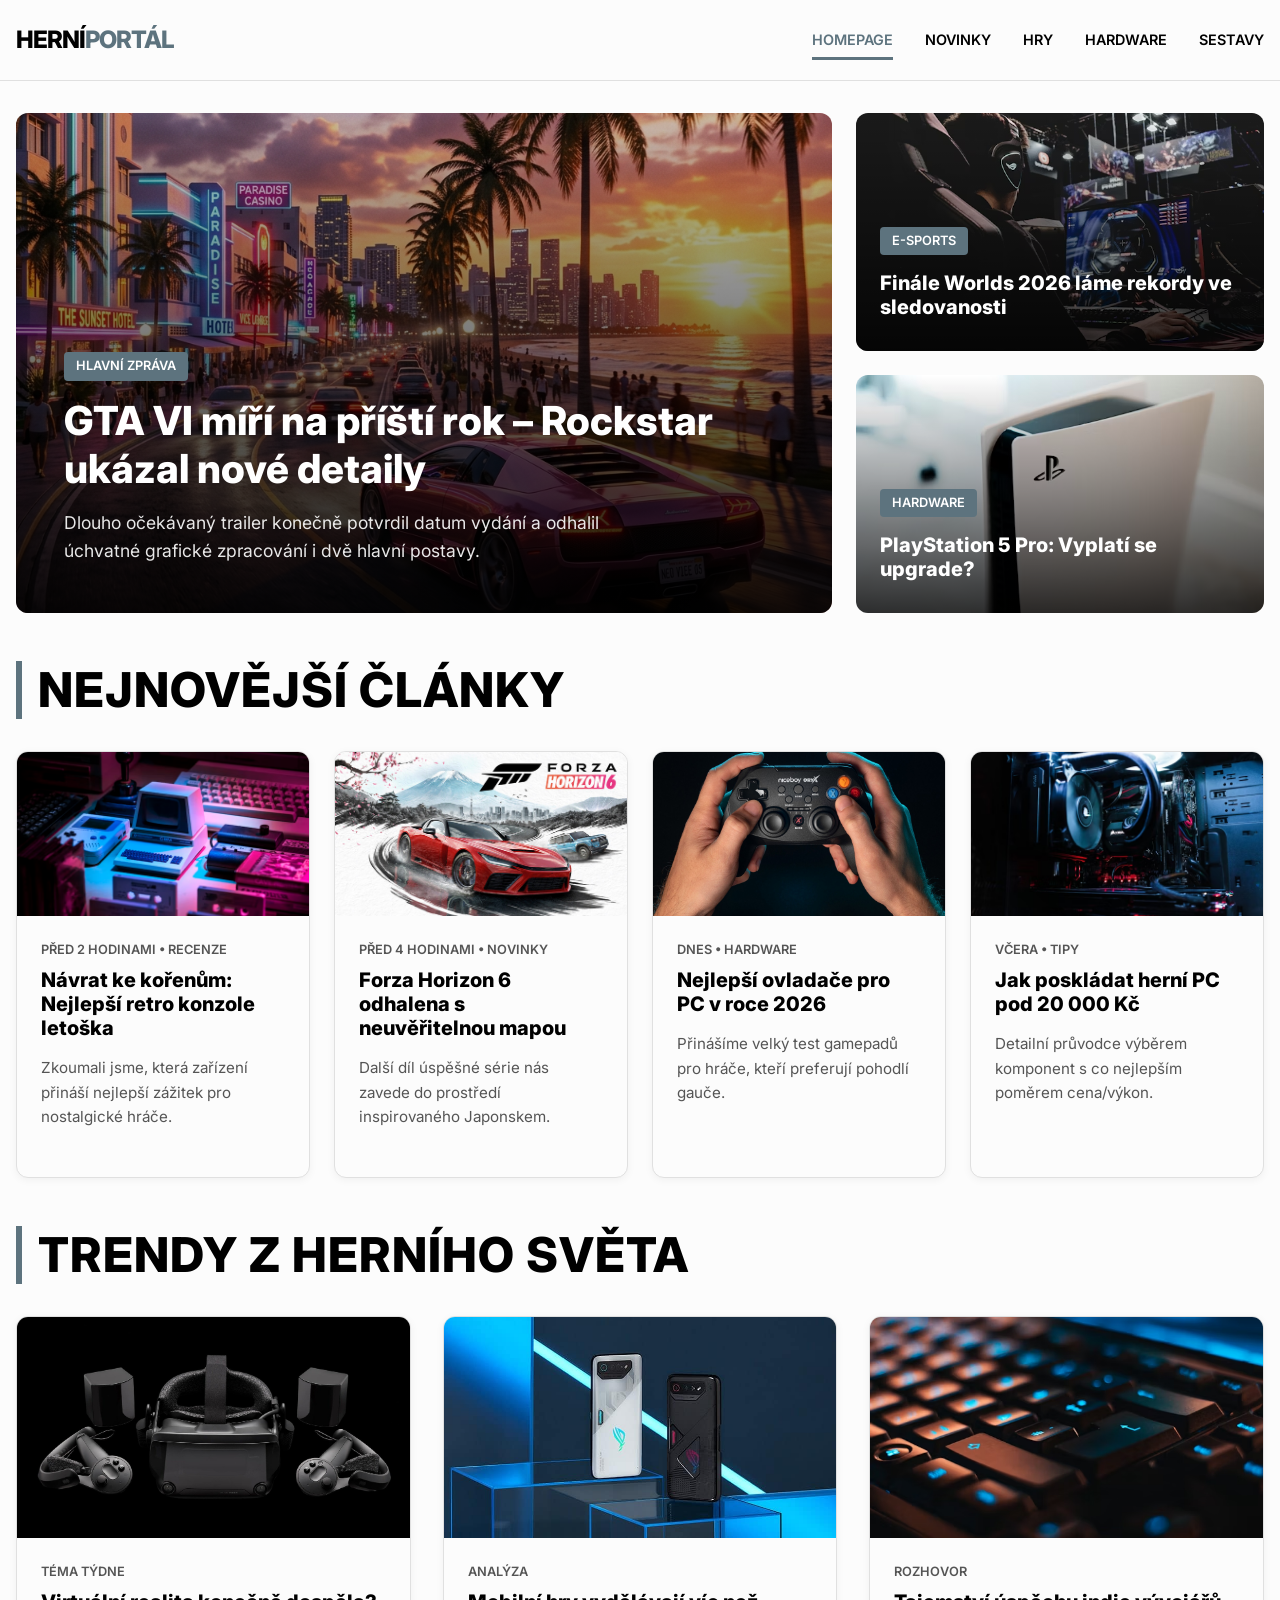
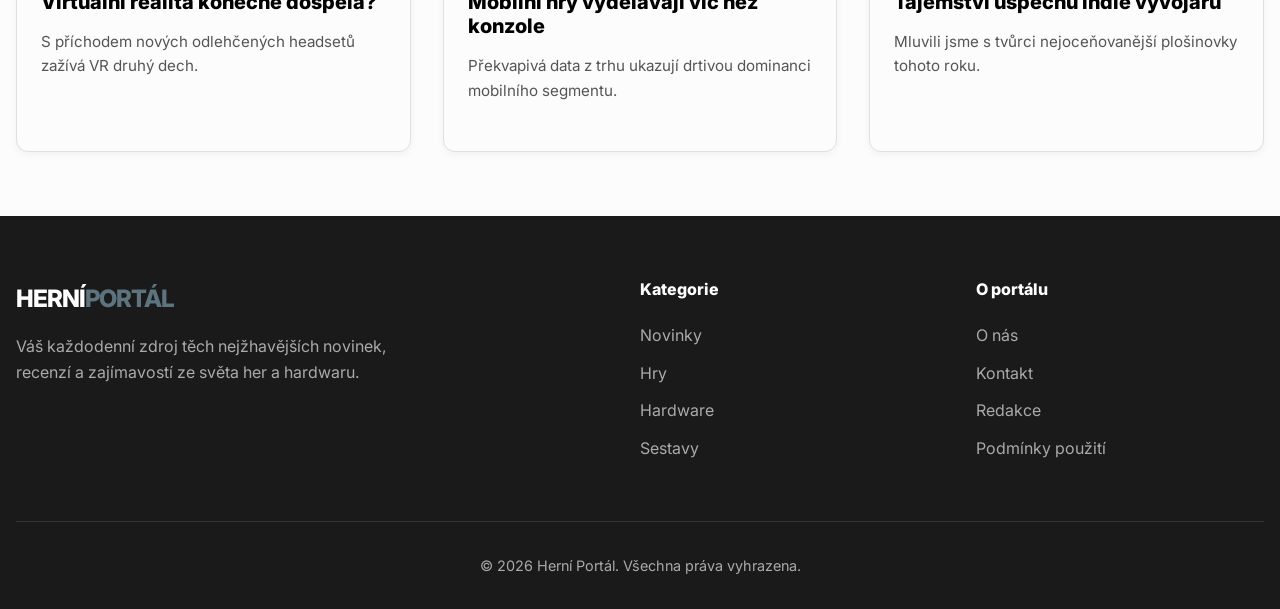
<file: index.html>
<!DOCTYPE html>
<html lang="cs">

<head>
  <meta charset="UTF-8">
  <meta name="viewport" content="width=device-width, initial-scale=1.0">
  <title>Herní portál – Novinky a informace | Homepage</title>
  <meta name="description"
    content="Nejnovější zprávy ze světa her a hardwaru, recenze, doporučené sestavy a mnohem více.">
  <link rel="icon" href="data:image/svg+xml,<svg xmlns=%22http://www.w3.org/2000/svg%22 viewBox=%220 0 100 100%22><text y=%22.9em%22 font-size=%2290%22>🎮</text></svg>">
  <link rel="stylesheet" href="style.css">
</head>

<body>

  <!-- Header -->
  <header class="site-header">
    <div class="container nav-container">
      <a href="index.html" class="logo">Herní<span>Portál</span></a>

      <input type="checkbox" id="menu-toggle" class="menu-toggle">
      <label for="menu-toggle" class="menu-icon">&#9776;</label>

      <nav class="nav-links">
        <a href="index.html" class="active">Homepage</a>
        <a href="novinky.html">Novinky</a>
        <a href="hry.html">Hry</a>
        <a href="hardware.html">Hardware</a>
        <a href="sestavy.html">Sestavy</a>
      </nav>
    </div>
  </header>

  <main class="container">
    <!-- Hero Section -->
    <section class="hero">
      <a href="#" class="hero-main">
        <img src="obrazky/gta6.png" alt="Město za soumraku evokující GTA">
        <div class="hero-content">
          <span class="badge">Hlavní zpráva</span>
          <h2>GTA VI míří na příští rok – Rockstar ukázal nové detaily</h2>
          <p>Dlouho očekávaný trailer konečně potvrdil datum vydání a odhalil úchvatné grafické zpracování i dvě hlavní
            postavy.</p>
        </div>
      </a>

      <div class="hero-side">
        <a href="#" class="hero-side-card">
          <img src="obrazky/profihrac.avif" alt="E-sports turnaj">
          <div class="hero-side-content">
            <span class="badge">E-Sports</span>
            <h3>Finále Worlds 2026 láme rekordy ve sledovanosti</h3>
          </div>
        </a>
        <a href="#" class="hero-side-card">
          <img src="obrazky/psko.avif" alt="Herní konzole">
          <div class="hero-side-content">
            <span class="badge">Hardware</span>
            <h3>PlayStation 5 Pro: Vyplatí se upgrade?</h3>
          </div>
        </a>
      </div>
    </section>

    <!-- Nejnovější články -->
    <section>
      <h2 class="section-title">Nejnovější články</h2>
      <div class="grid-4">

        <article class="card">
          <a href="#" class="card-img-wrap">
            <img src="obrazky/óldconsoles.avif" alt="Retro hraní">
          </a>
          <div class="card-content">
            <div class="card-meta">Před 2 hodinami • Recenze</div>
            <h3 class="card-title"><a href="#">Návrat ke kořenům: Nejlepší retro konzole letoška</a></h3>
            <p class="card-excerpt">Zkoumali jsme, která zařízení přináší nejlepší zážitek pro nostalgické hráče.</p>
          </div>
        </article>

        <article class="card">
          <a href="#" class="card-img-wrap">
            <img src="obrazky/forza.jpg" alt="Závodní hra">
          </a>
          <div class="card-content">
            <div class="card-meta">Před 4 hodinami • Novinky</div>
            <h3 class="card-title"><a href="#">Forza Horizon 6 odhalena s neuvěřitelnou mapou</a></h3>
            <p class="card-excerpt">Další díl úspěšné série nás zavede do prostředí inspirovaného Japonskem.</p>
          </div>
        </article>

        <article class="card">
          <a href="#" class="card-img-wrap">
            <img src="obrazky/gamepadpc.jpg" alt="Gamepad">
          </a>
          <div class="card-content">
            <div class="card-meta">Dnes • Hardware</div>
            <h3 class="card-title"><a href="#">Nejlepší ovladače pro PC v roce 2026</a></h3>
            <p class="card-excerpt">Přinášíme velký test gamepadů pro hráče, kteří preferují pohodlí gauče.</p>
          </div>
        </article>

        <article class="card">
          <a href="#" class="card-img-wrap">
            <img src="obrazky/pc.avif" alt="Herní PC sestava">
          </a>
          <div class="card-content">
            <div class="card-meta">Včera • Tipy</div>
            <h3 class="card-title"><a href="#">Jak poskládat herní PC pod 20 000 Kč</a></h3>
            <p class="card-excerpt">Detailní průvodce výběrem komponent s co nejlepším poměrem cena/výkon.</p>
          </div>
        </article>

      </div>
    </section>

    <!-- Trendy sekce -->
    <section>
      <h2 class="section-title">Trendy z herního světa</h2>
      <div class="grid-3">
        <article class="card">
          <a href="#" class="card-img-wrap">
            <img src="obrazky/vrheadset2.jpg" alt="Virtuální realita">
          </a>
          <div class="card-content">
            <div class="card-meta">Téma týdne</div>
            <h3 class="card-title"><a href="#">Virtuální realita konečně dospěla?</a></h3>
            <p class="card-excerpt">S příchodem nových odlehčených headsetů zažívá VR druhý dech.</p>
          </div>
        </article>

        <article class="card">
          <a href="#" class="card-img-wrap">
            <img src="obrazky/asusmobile.jpg" alt="Hraní na mobilu">
          </a>
          <div class="card-content">
            <div class="card-meta">Analýza</div>
            <h3 class="card-title"><a href="#">Mobilní hry vydělávají víc než konzole</a></h3>
            <p class="card-excerpt">Překvapivá data z trhu ukazují drtivou dominanci mobilního segmentu.</p>
          </div>
        </article>

        <article class="card">
          <a href="#" class="card-img-wrap">
            <img src="obrazky/klavesnice2.avif" alt="Retro arkádový automat">
          </a>
          <div class="card-content">
            <div class="card-meta">Rozhovor</div>
            <h3 class="card-title"><a href="#">Tajemství úspěchu indie vývojářů</a></h3>
            <p class="card-excerpt">Mluvili jsme s tvůrci nejoceňovanější plošinovky tohoto roku.</p>
          </div>
        </article>
      </div>
    </section>

  </main>

  <!-- Footer -->
  <footer class="site-footer">
    <div class="container">
      <div class="footer-grid">
        <div>
          <a href="index.html" class="logo footer-logo">Herní<span>Portál</span></a>
          <p class="footer-desc">Váš každodenní zdroj těch nejžhavějších novinek, recenzí a zajímavostí ze světa her a
            hardwaru.</p>
        </div>
        <div class="footer-links">
          <h4>Kategorie</h4>
          <ul>
            <li><a href="novinky.html">Novinky</a></li>
            <li><a href="hry.html">Hry</a></li>
            <li><a href="hardware.html">Hardware</a></li>
            <li><a href="sestavy.html">Sestavy</a></li>
          </ul>
        </div>
        <div class="footer-links">
          <h4>O portálu</h4>
          <ul>
            <li><a href="#">O nás</a></li>
            <li><a href="#">Kontakt</a></li>
            <li><a href="#">Redakce</a></li>
            <li><a href="#">Podmínky použití</a></li>
          </ul>
        </div>
      </div>
      <div class="footer-bottom">
        &copy; 2026 Herní Portál. Všechna práva vyhrazena.
      </div>
    </div>
  </footer>

</body>

</html>
</file>
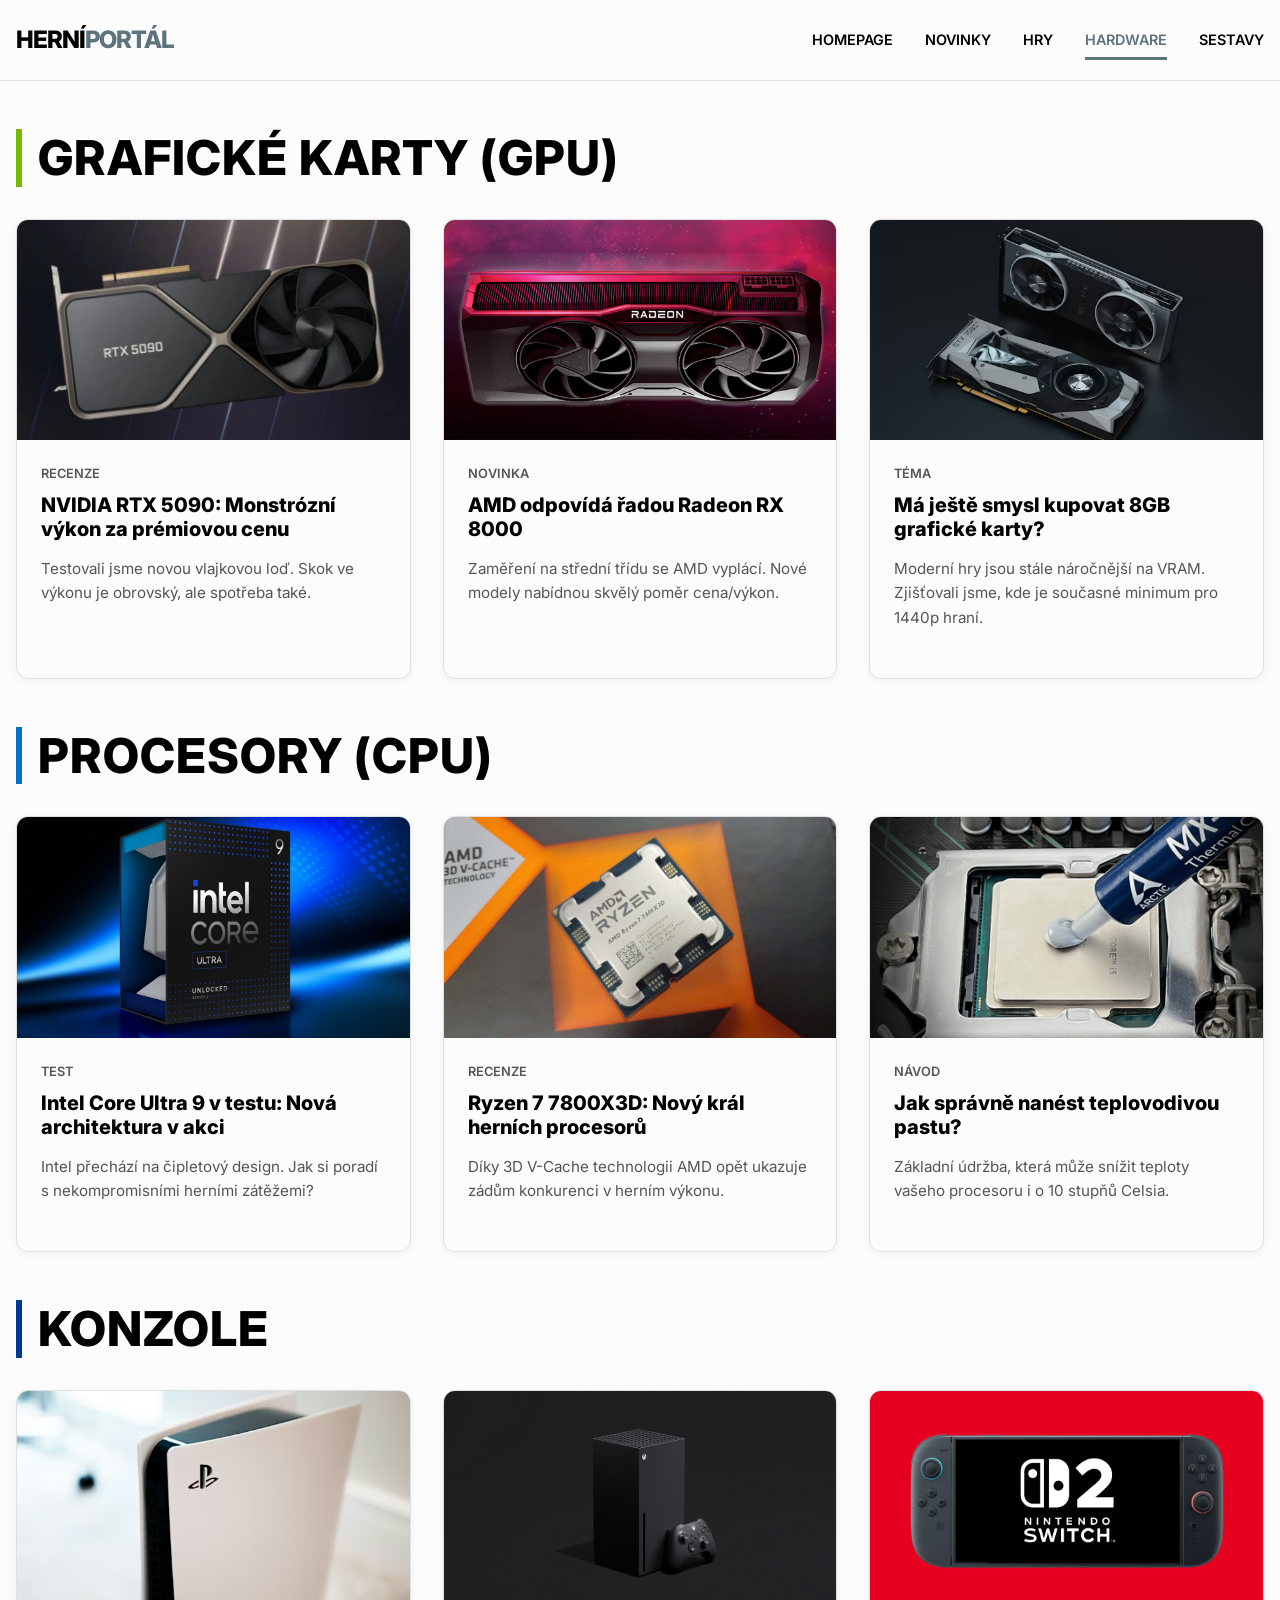
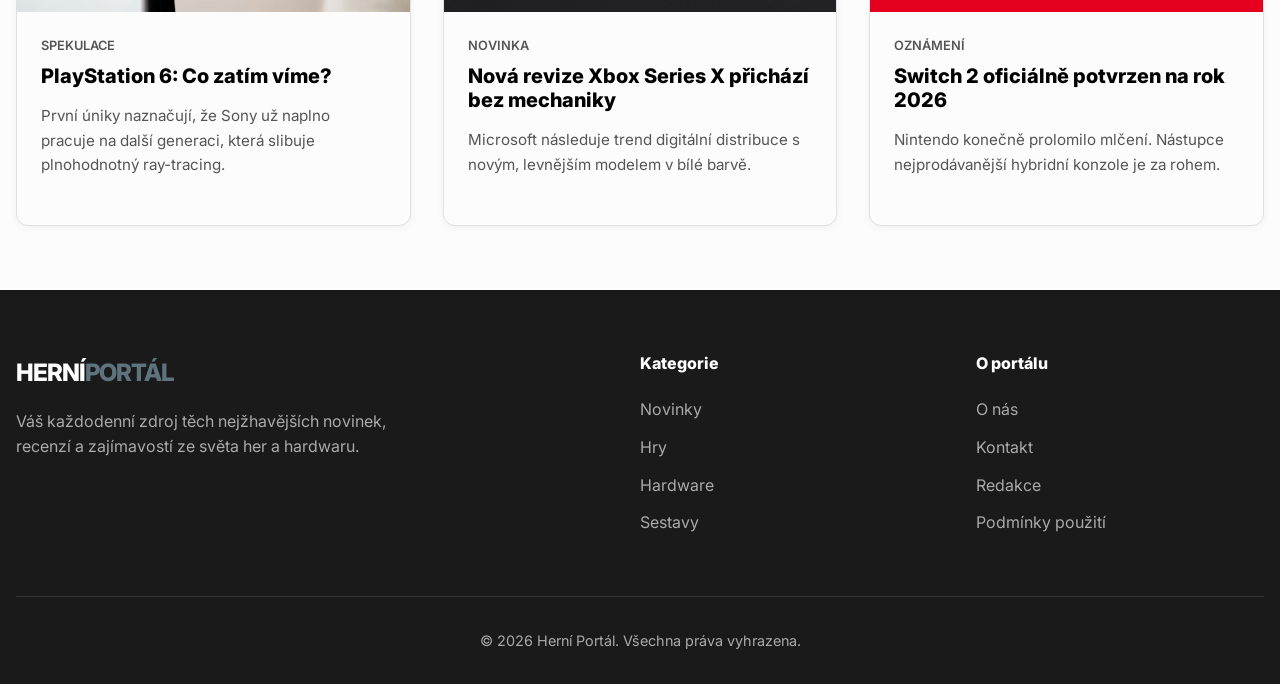
<file: hardware.html>
<!DOCTYPE html>
<html lang="cs">

<head>
  <meta charset="UTF-8">
  <meta name="viewport" content="width=device-width, initial-scale=1.0">
  <title>Hardware | Herní portál</title>
  <meta name="description" content="Vše o herním hardwaru: grafické karty, procesory a konzole.">
  <link rel="icon" href="data:image/svg+xml,<svg xmlns=%22http://www.w3.org/2000/svg%22 viewBox=%220 0 100 100%22><text y=%22.9em%22 font-size=%2290%22>🎮</text></svg>">
  <link rel="stylesheet" href="style.css">
</head>

<body>

  <!-- Header -->
  <header class="site-header">
    <div class="container nav-container">
      <a href="index.html" class="logo">Herní<span>Portál</span></a>

      <input type="checkbox" id="menu-toggle" class="menu-toggle">
      <label for="menu-toggle" class="menu-icon">&#9776;</label>

      <nav class="nav-links">
        <a href="index.html">Homepage</a>
        <a href="novinky.html">Novinky</a>
        <a href="hry.html">Hry</a>
        <a href="hardware.html" class="active">Hardware</a>
        <a href="sestavy.html">Sestavy</a>
      </nav>
    </div>
  </header>

  <main class="container">

    <div class="grid-hardware">

      <!-- GPU Section -->
      <section>
        <h2 class="section-title" style="margin-top: 0; border-color: #76b900;">Grafické karty (GPU)</h2>
        <div class="grid-3">
          <article class="card">
            <a href="#" class="card-img-wrap">
              <img src="obrazky/5090.jpg" alt="Grafická karta Nvidia">
            </a>
            <div class="card-content">
              <div class="card-meta">Recenze</div>
              <h3 class="card-title"><a href="#">NVIDIA RTX 5090: Monstrózní výkon za prémiovou cenu</a></h3>
              <p class="card-excerpt">Testovali jsme novou vlajkovou loď. Skok ve výkonu je obrovský, ale spotřeba také.
              </p>
            </div>
          </article>
          <article class="card">
            <a href="#" class="card-img-wrap">
              <img src="obrazky/AMD.png" alt="Grafická karta AMD">
            </a>
            <div class="card-content">
              <div class="card-meta">Novinka</div>
              <h3 class="card-title"><a href="#">AMD odpovídá řadou Radeon RX 8000</a></h3>
              <p class="card-excerpt">Zaměření na střední třídu se AMD vyplácí. Nové modely nabídnou skvělý poměr
                cena/výkon.</p>
            </div>
          </article>
          <article class="card">
            <a href="#" class="card-img-wrap">
              <img src="obrazky/graficka karta.avif" alt="Základní deska a GPU">
            </a>
            <div class="card-content">
              <div class="card-meta">Téma</div>
              <h3 class="card-title"><a href="#">Má ještě smysl kupovat 8GB grafické karty?</a></h3>
              <p class="card-excerpt">Moderní hry jsou stále náročnější na VRAM. Zjišťovali jsme, kde je současné
                minimum pro 1440p hraní.</p>
            </div>
          </article>
        </div>
      </section>

      <!-- CPU Section -->
      <section>
        <h2 class="section-title" style="margin-top: 0; border-color: #0071c5;">Procesory (CPU)</h2>
        <div class="grid-3">
          <article class="card">
            <a href="#" class="card-img-wrap">
              <img src="obrazky/intel.jpg" alt="Procesor">
            </a>
            <div class="card-content">
              <div class="card-meta">Test</div>
              <h3 class="card-title"><a href="#">Intel Core Ultra 9 v testu: Nová architektura v akci</a></h3>
              <p class="card-excerpt">Intel přechází na čipletový design. Jak si poradí s nekompromisními herními
                zátěžemi?</p>
            </div>
          </article>
          <article class="card">
            <a href="#" class="card-img-wrap">
              <img src="obrazky/amdcpu.jpg" alt="Chlazení procesoru">
            </a>
            <div class="card-content">
              <div class="card-meta">Recenze</div>
              <h3 class="card-title"><a href="#">Ryzen 7 7800X3D: Nový král herních procesorů</a></h3>
              <p class="card-excerpt">Díky 3D V-Cache technologii AMD opět ukazuje zádům konkurenci v herním výkonu.</p>
            </div>
          </article>
          <article class="card">
            <a href="#" class="card-img-wrap">
              <img src="obrazky/thermalpaste.webp" alt="Teplovodivá pasta">
            </a>
            <div class="card-content">
              <div class="card-meta">Návod</div>
              <h3 class="card-title"><a href="#">Jak správně nanést teplovodivou pastu?</a></h3>
              <p class="card-excerpt">Základní údržba, která může snížit teploty vašeho procesoru i o 10 stupňů Celsia.
              </p>
            </div>
          </article>
        </div>
      </section>

      <!-- Konzole Section -->
      <section>
        <h2 class="section-title" style="margin-top: 0; border-color: #003791;">Konzole</h2>
        <div class="grid-3">
          <article class="card">
            <a href="#" class="card-img-wrap">
              <img src="obrazky/psko.avif" alt="PS5 Konzole">
            </a>
            <div class="card-content">
              <div class="card-meta">Spekulace</div>
              <h3 class="card-title"><a href="#">PlayStation 6: Co zatím víme?</a></h3>
              <p class="card-excerpt">První úniky naznačují, že Sony už naplno pracuje na další generaci, která slibuje
                plnohodnotný ray-tracing.</p>
            </div>
          </article>
          <article class="card">
            <a href="#" class="card-img-wrap">
              <img src="obrazky/xbox.jpg" alt="Xbox Ovladač">
            </a>
            <div class="card-content">
              <div class="card-meta">Novinka</div>
              <h3 class="card-title"><a href="#">Nová revize Xbox Series X přichází bez mechaniky</a></h3>
              <p class="card-excerpt">Microsoft následuje trend digitální distribuce s novým, levnějším modelem v bílé
                barvě.</p>
            </div>
          </article>
          <article class="card">
            <a href="#" class="card-img-wrap">
              <img src="obrazky/switch2.webp" alt="Nintendo Switch">
            </a>
            <div class="card-content">
              <div class="card-meta">Oznámení</div>
              <h3 class="card-title"><a href="#">Switch 2 oficiálně potvrzen na rok 2026</a></h3>
              <p class="card-excerpt">Nintendo konečně prolomilo mlčení. Nástupce nejprodávanější hybridní konzole je za
                rohem.</p>
            </div>
          </article>
        </div>
      </section>

    </div>
  </main>

  <!-- Footer -->
  <footer class="site-footer">
    <div class="container">
      <div class="footer-grid">
        <div>
          <a href="index.html" class="logo footer-logo">Herní<span>Portál</span></a>
          <p class="footer-desc">Váš každodenní zdroj těch nejžhavějších novinek, recenzí a zajímavostí ze světa her a
            hardwaru.</p>
        </div>
        <div class="footer-links">
          <h4>Kategorie</h4>
          <ul>
            <li><a href="novinky.html">Novinky</a></li>
            <li><a href="hry.html">Hry</a></li>
            <li><a href="hardware.html">Hardware</a></li>
            <li><a href="sestavy.html">Sestavy</a></li>
          </ul>
        </div>
        <div class="footer-links">
          <h4>O portálu</h4>
          <ul>
            <li><a href="#">O nás</a></li>
            <li><a href="#">Kontakt</a></li>
            <li><a href="#">Redakce</a></li>
            <li><a href="#">Podmínky použití</a></li>
          </ul>
        </div>
      </div>
      <div class="footer-bottom">
        &copy; 2026 Herní Portál. Všechna práva vyhrazena.
      </div>
    </div>
  </footer>

</body>

</html>
</file>
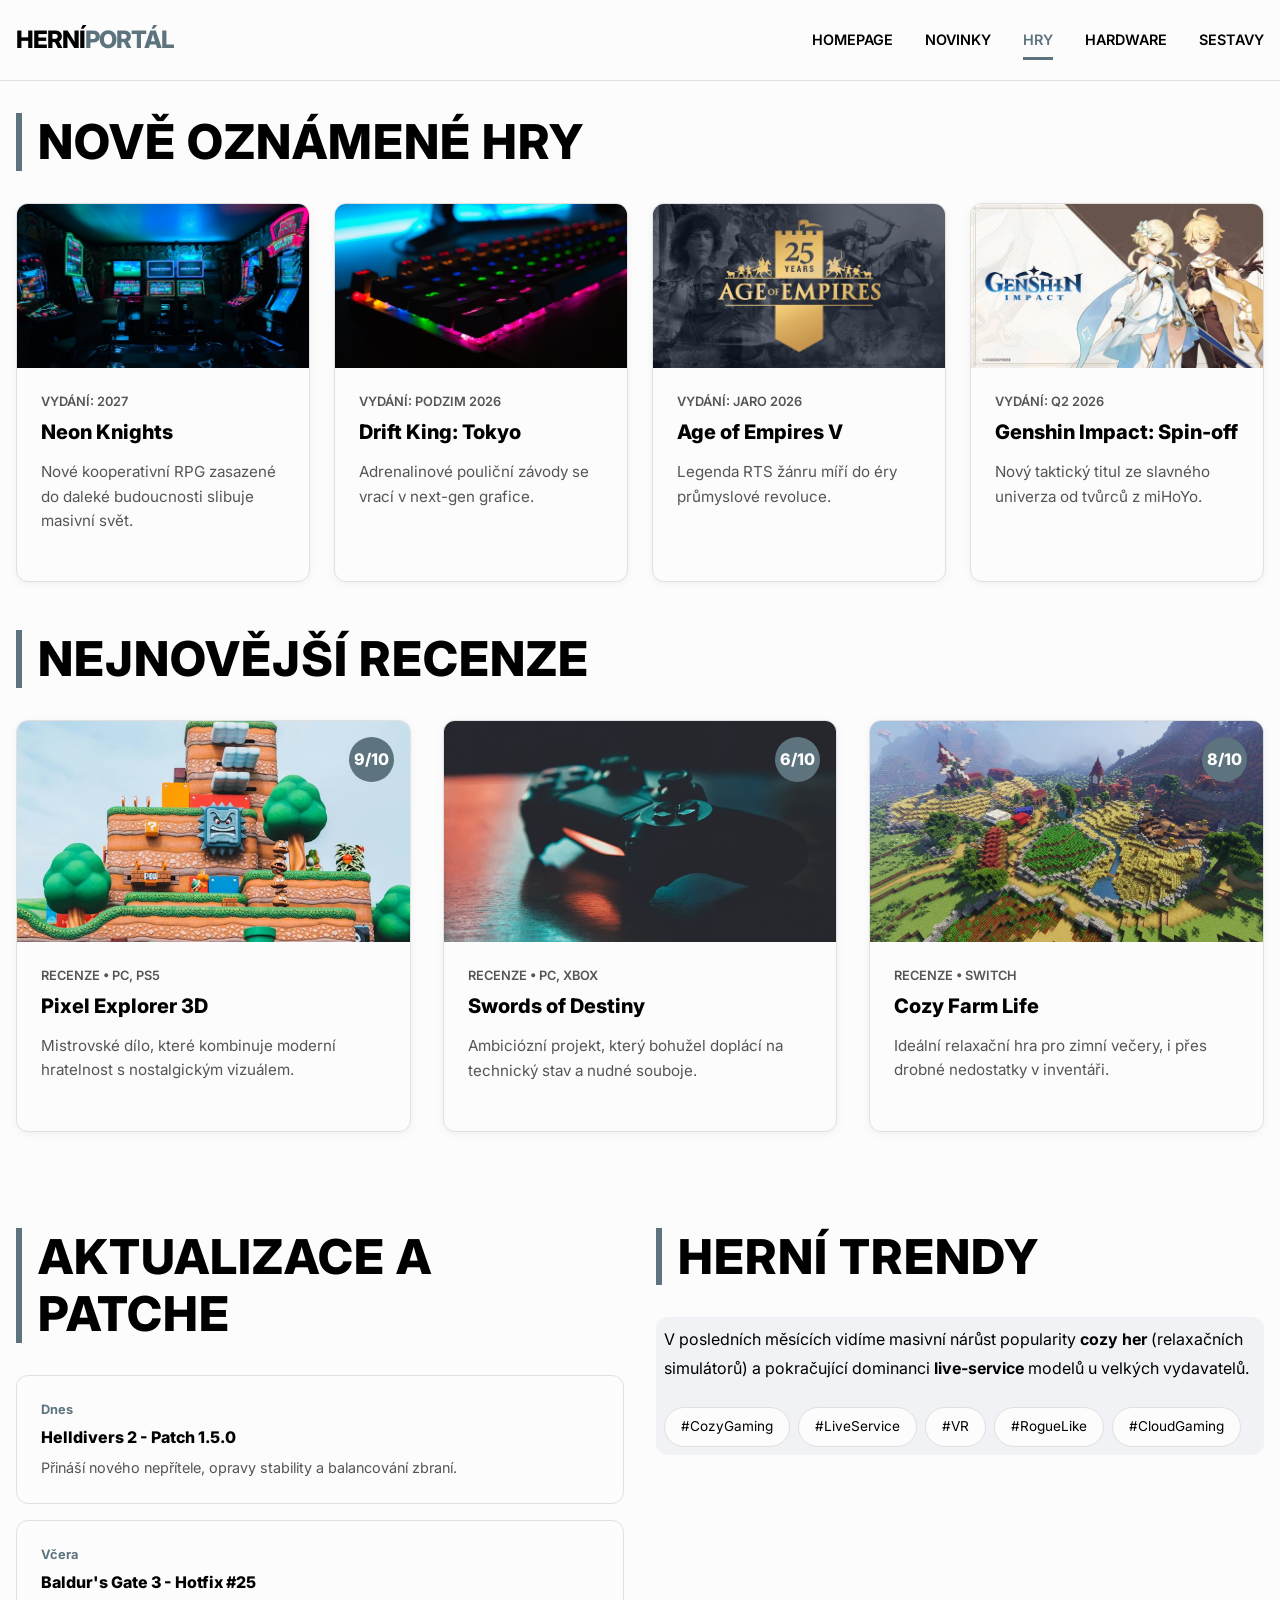
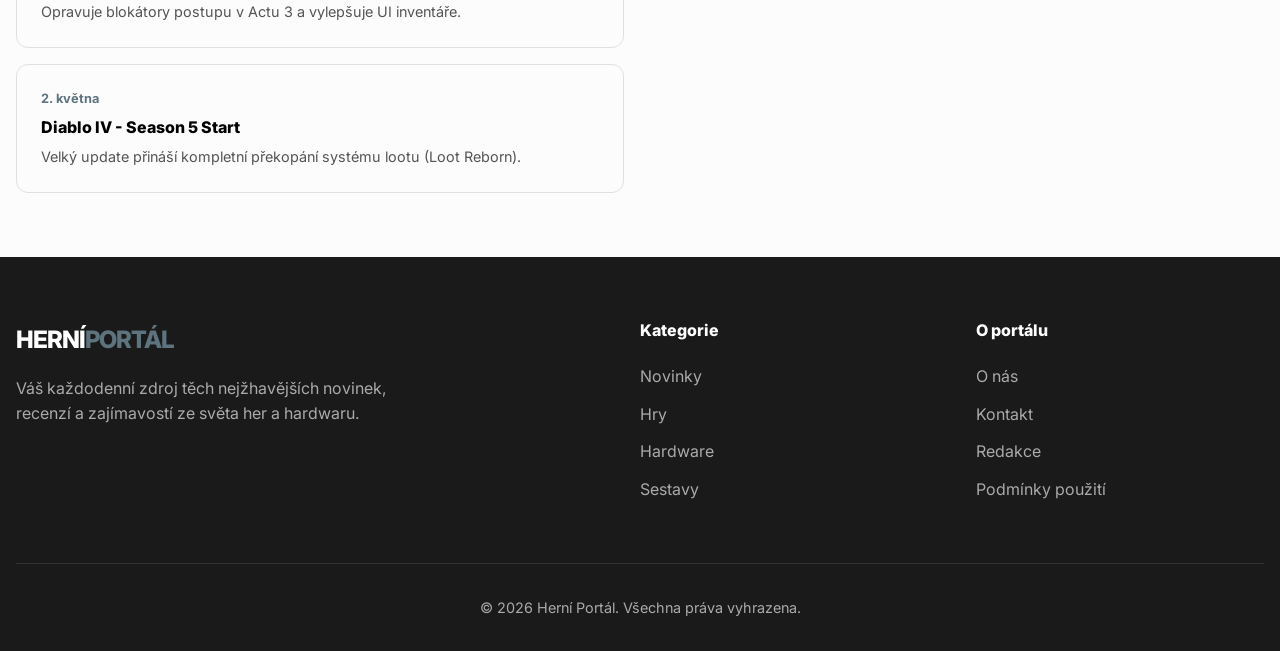
<file: hry.html>
<!DOCTYPE html>
<html lang="cs">

<head>
  <meta charset="UTF-8">
  <meta name="viewport" content="width=device-width, initial-scale=1.0">
  <title>Hry | Herní portál</title>
  <meta name="description" content="Katalog her, recenze, oznámení a záplaty (patche).">
  <link rel="icon" href="data:image/svg+xml,<svg xmlns=%22http://www.w3.org/2000/svg%22 viewBox=%220 0 100 100%22><text y=%22.9em%22 font-size=%2290%22>🎮</text></svg>">
  <link rel="stylesheet" href="style.css">
</head>

<body>

  <!-- Header -->
  <header class="site-header">
    <div class="container nav-container">
      <a href="index.html" class="logo">Herní<span>Portál</span></a>

      <input type="checkbox" id="menu-toggle" class="menu-toggle">
      <label for="menu-toggle" class="menu-icon">&#9776;</label>

      <nav class="nav-links">
        <a href="index.html">Homepage</a>
        <a href="novinky.html">Novinky</a>
        <a href="hry.html" class="active">Hry</a>
        <a href="hardware.html">Hardware</a>
        <a href="sestavy.html">Sestavy</a>
      </nav>
    </div>
  </header>

  <main class="container">

    <h1 class="section-title" style="margin-top: 2rem;">Nově oznámené hry</h1>
    <div class="grid-4">
      <article class="card">
        <a href="#" class="card-img-wrap">
          <img src="obrazky/herna.avif" alt="Cyberpunková hra">
        </a>
        <div class="card-content">
          <div class="card-meta">Vydání: 2027</div>
          <h3 class="card-title"><a href="#">Neon Knights</a></h3>
          <p class="card-excerpt">Nové kooperativní RPG zasazené do daleké budoucnosti slibuje masivní svět.</p>
        </div>
      </article>

      <article class="card">
        <a href="#" class="card-img-wrap">
          <img src="obrazky/kklavesnice.avif" alt="Závody">
        </a>
        <div class="card-content">
          <div class="card-meta">Vydání: Podzim 2026</div>
          <h3 class="card-title"><a href="#">Drift King: Tokyo</a></h3>
          <p class="card-excerpt">Adrenalinové pouliční závody se vrací v next-gen grafice.</p>
        </div>
      </article>

      <article class="card">
        <a href="#" class="card-img-wrap">
          <img src="obrazky/aoe.jpg" alt="Strategie">
        </a>
        <div class="card-content">
          <div class="card-meta">Vydání: Jaro 2026</div>
          <h3 class="card-title"><a href="#">Age of Empires V</a></h3>
          <p class="card-excerpt">Legenda RTS žánru míří do éry průmyslové revoluce.</p>
        </div>
      </article>

      <article class="card">
        <a href="#" class="card-img-wrap">
          <img src="obrazky/genshin2.webp" alt="Mobilní hra">
        </a>
        <div class="card-content">
          <div class="card-meta">Vydání: Q2 2026</div>
          <h3 class="card-title"><a href="#">Genshin Impact: Spin-off</a></h3>
          <p class="card-excerpt">Nový taktický titul ze slavného univerza od tvůrců z miHoYo.</p>
        </div>
      </article>
    </div>

    <h2 class="section-title">Nejnovější recenze</h2>
    <div class="grid-3">
      <article class="card">
        <a href="#" class="card-img-wrap">
          <img src="obrazky/mario pozadi.avif" alt="Platformer">
          <div class="hodnoceni">
            9/10</div>
        </a>
        <div class="card-content">
          <div class="card-meta">Recenze • PC, PS5</div>
          <h3 class="card-title"><a href="#">Pixel Explorer 3D</a></h3>
          <p class="card-excerpt">Mistrovské dílo, které kombinuje moderní hratelnost s nostalgickým vizuálem.</p>
        </div>
      </article>

      <article class="card">
        <a href="#" class="card-img-wrap">
          <img src="obrazky/ps ovladac.avif" alt="RPG Hra">
          <div class="hodnoceni">
            6/10</div>
        </a>
        <div class="card-content">
          <div class="card-meta">Recenze • PC, Xbox</div>
          <h3 class="card-title"><a href="#">Swords of Destiny</a></h3>
          <p class="card-excerpt">Ambiciózní projekt, který bohužel doplácí na technický stav a nudné souboje.</p>
        </div>
      </article>

      <article class="card">
        <a href="#" class="card-img-wrap">
          <img src="obrazky/farma.webp" alt="Indie hra">
          <div class="hodnoceni">
            8/10</div>
        </a>
        <div class="card-content">
          <div class="card-meta">Recenze • Switch</div>
          <h3 class="card-title"><a href="#">Cozy Farm Life</a></h3>
          <p class="card-excerpt">Ideální relaxační hra pro zimní večery, i přes drobné nedostatky v inventáři.</p>
        </div>
      </article>
    </div>

    <div class="games-layout">
      <section>
        <h2 class="section-title ">Aktualizace a patche</h2>
        <ul class="update-list">
          <li class="update-card">
            <div class="update-date">Dnes</div>
            <h4 class="update-title"><a href="#">Helldivers 2 - Patch 1.5.0</a></h4>
            <p class="update-text">Přináší nového nepřítele, opravy stability a
              balancování zbraní.</p>
          </li>
          <li class="update-card">
            <div class="update-date">Včera</div>
            <h4 class="update-title"><a href="#">Baldur's Gate 3 - Hotfix #25</a></h4>
            <p class="update-text">Opravuje blokátory postupu v Actu 3 a vylepšuje UI
              inventáře.</p>
          </li>
          <li class="update-card">
            <div class="update-date">2. května
            </div>
            <h4 class="update-title"><a href="#">Diablo IV - Season 5 Start</a></h4>
            <p class="update-text">Velký update přináší kompletní překopání systému
              lootu (Loot Reborn).</p>
          </li>
        </ul>
      </section>

      <section>
        <h2 class="section-title-top">Herní trendy</h2>
        <div class="trends-box">
          <p class="trends-text">V posledních měsících vidíme masivní nárůst popularity
            <strong>cozy her</strong> (relaxačních simulátorů) a pokračující dominanci <strong>live-service</strong>
            modelů u velkých vydavatelů.
          </p>
          <div class="tags-container">
            <span class="trend-tag">#CozyGaming</span>
            <span class="trend-tag">#LiveService</span>
            <span class="trend-tag">#VR</span>
            <span class="trend-tag">#RogueLike</span>
            <span class="trend-tag">#CloudGaming</span>
          </div>
        </div>
      </section>
    </div>

  </main>

  <!-- Footer -->
  <footer class="site-footer">
    <div class="container">
      <div class="footer-grid">
        <div>
          <a href="index.html" class="logo footer-logo">Herní<span>Portál</span></a>
          <p class="footer-desc">Váš každodenní zdroj těch nejžhavějších novinek, recenzí a zajímavostí ze světa her a
            hardwaru.</p>
        </div>
        <div class="footer-links">
          <h4>Kategorie</h4>
          <ul>
            <li><a href="novinky.html">Novinky</a></li>
            <li><a href="hry.html">Hry</a></li>
            <li><a href="hardware.html">Hardware</a></li>
            <li><a href="sestavy.html">Sestavy</a></li>
          </ul>
        </div>
        <div class="footer-links">
          <h4>O portálu</h4>
          <ul>
            <li><a href="#">O nás</a></li>
            <li><a href="#">Kontakt</a></li>
            <li><a href="#">Redakce</a></li>
            <li><a href="#">Podmínky použití</a></li>
          </ul>
        </div>
      </div>
      <div class="footer-bottom">
        &copy; 2026 Herní Portál. Všechna práva vyhrazena.
      </div>
    </div>
  </footer>

</body>

</html>
</file>
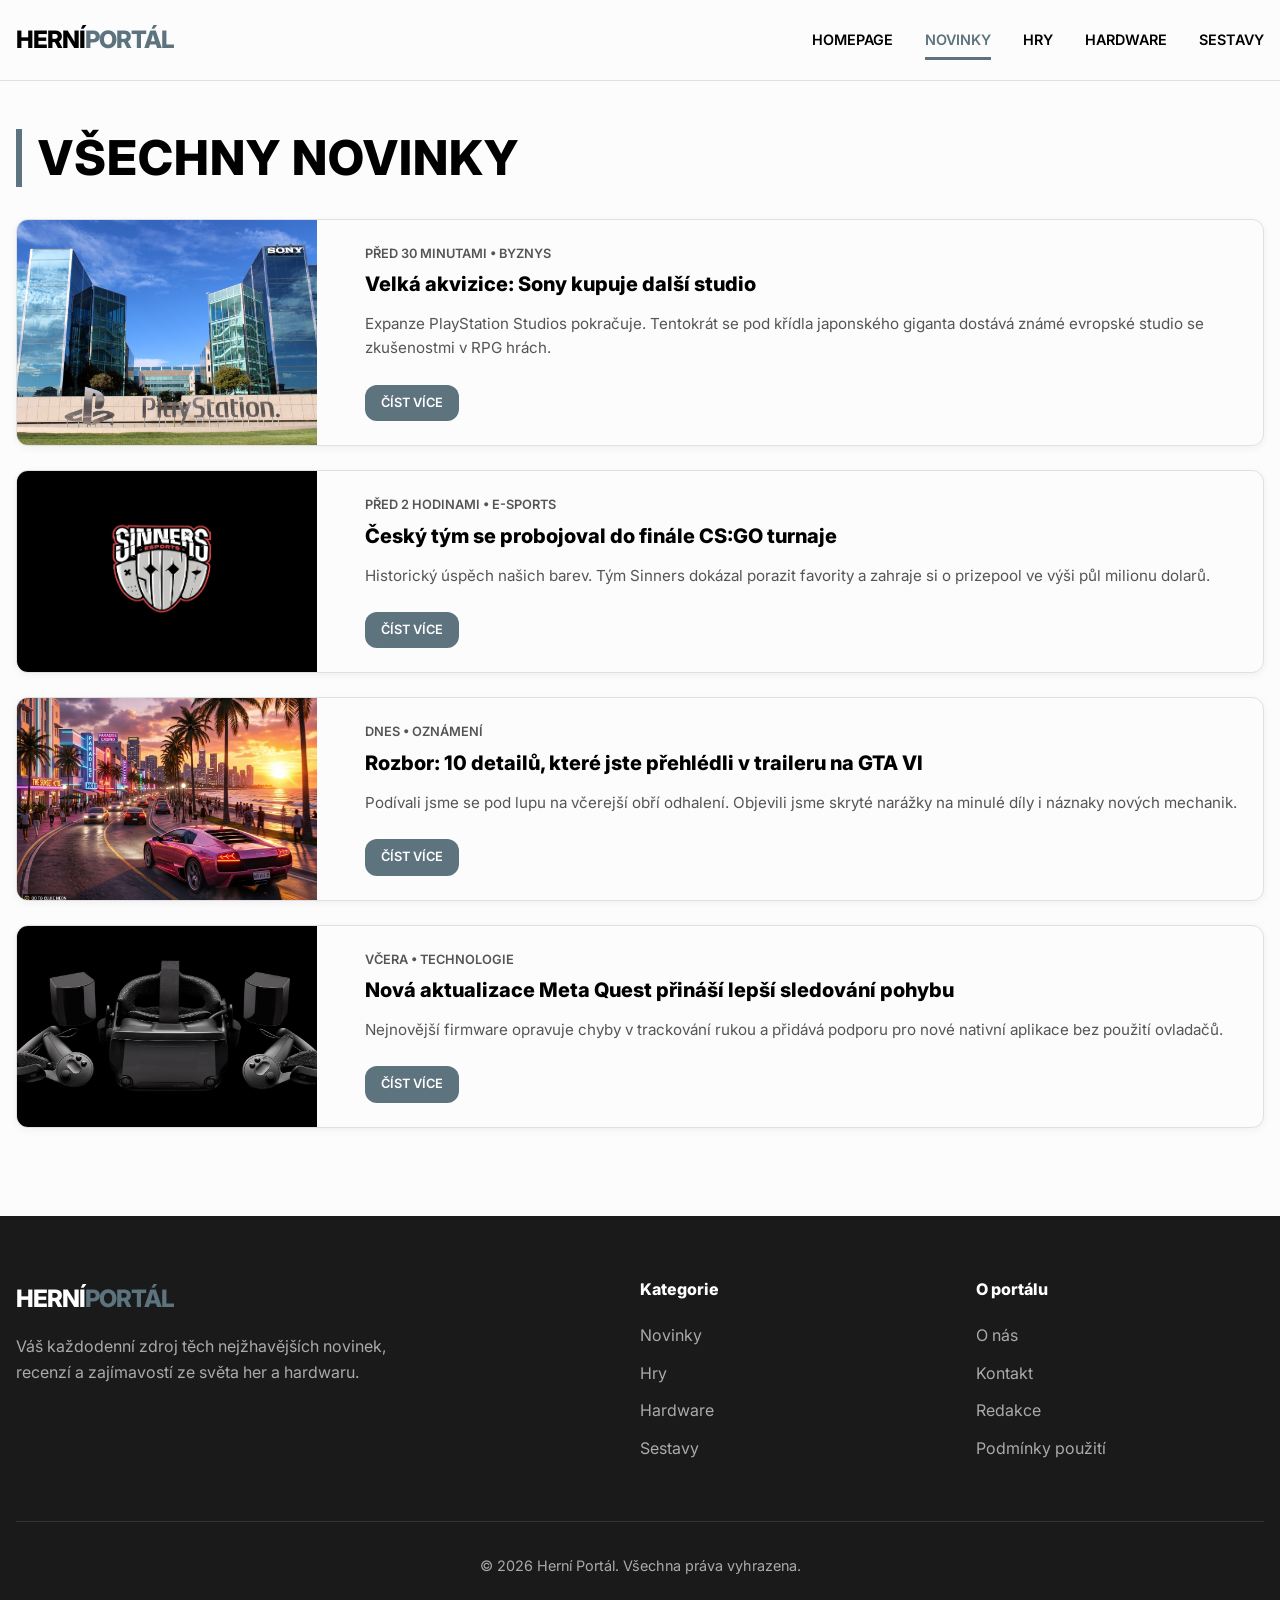
<file: novinky.html>
<!DOCTYPE html>
<html lang="cs">

<head>
  <meta charset="UTF-8">
  <meta name="viewport" content="width=device-width, initial-scale=1.0">
  <title>Novinky | Herní portál</title>
  <meta name="description" content="Aktuální dění ve světě počítačových i konzolových her.">
  <link rel="icon" href="data:image/svg+xml,<svg xmlns=%22http://www.w3.org/2000/svg%22 viewBox=%220 0 100 100%22><text y=%22.9em%22 font-size=%2290%22>🎮</text></svg>">
  <link rel="stylesheet" href="style.css">
</head>

<body>

  <!-- Header -->
  <header class="site-header">
    <div class="container nav-container">
      <a href="index.html" class="logo">Herní<span>Portál</span></a>

      <input type="checkbox" id="menu-toggle" class="menu-toggle">
      <label for="menu-toggle" class="menu-icon">&#9776;</label>

      <nav class="nav-links">
        <a href="index.html">Homepage</a>
        <a href="novinky.html" class="active">Novinky</a>
        <a href="hry.html">Hry</a>
        <a href="hardware.html">Hardware</a>
        <a href="sestavy.html">Sestavy</a>
      </nav>
    </div>
  </header>

  <main class="container">
    <h1 class="section-title">Všechny novinky</h1>

    <div class="news-layout">
      <div class="news-list">

        <article class="list-card">
          <a href="#" class="card-img-wrap">
            <img src="obrazky/sony.jpg" alt="Herní studio">
          </a>
          <div class="card-content">
            <div class="card-meta">Před 30 minutami • Byznys</div>
            <h3 class="card-title"><a href="#">Velká akvizice: Sony kupuje další studio</a></h3>
            <p class="card-excerpt">Expanze PlayStation Studios pokračuje. Tentokrát se pod křídla japonského giganta
              dostává známé evropské studio se zkušenostmi v RPG hrách.</p>
            <a href="#" class="btn" style="align-self: flex-start; padding: 0.5rem 1rem; font-size: 0.8rem;">Číst
              více</a>
          </div>
        </article>

        <article class="list-card">
          <a href="#" class="card-img-wrap">
            <img src="obrazky/sinneers.jpg" alt="E-Sports">
          </a>
          <div class="card-content">
            <div class="card-meta">Před 2 hodinami • E-Sports</div>
            <h3 class="card-title"><a href="#">Český tým se probojoval do finále CS:GO turnaje</a></h3>
            <p class="card-excerpt">Historický úspěch našich barev. Tým Sinners dokázal porazit favority a zahraje si o
              prizepool ve výši půl milionu dolarů.</p>
            <a href="#" class="btn" style="align-self: flex-start; padding: 0.5rem 1rem; font-size: 0.8rem;">Číst
              více</a>
          </div>
        </article>

        <article class="list-card">
          <a href="#" class="card-img-wrap">
            <img src="obrazky/gta6.png" alt="GTA VI trailer moment">
          </a>
          <div class="card-content">
            <div class="card-meta">Dnes • Oznámení</div>
            <h3 class="card-title"><a href="#">Rozbor: 10 detailů, které jste přehlédli v traileru na GTA VI</a></h3>
            <p class="card-excerpt">Podívali jsme se pod lupu na včerejší obří odhalení. Objevili jsme skryté narážky na
              minulé díly i náznaky nových mechanik.</p>
            <a href="#" class="btn" style="align-self: flex-start; padding: 0.5rem 1rem; font-size: 0.8rem;">Číst
              více</a>
          </div>
        </article>

        <article class="list-card">
          <a href="#" class="card-img-wrap">
            <img src="obrazky/vrheadset2.jpg" alt="VR Brýle">
          </a>
          <div class="card-content">
            <div class="card-meta">Včera • Technologie</div>
            <h3 class="card-title"><a href="#">Nová aktualizace Meta Quest přináší lepší sledování pohybu</a></h3>
            <p class="card-excerpt">Nejnovější firmware opravuje chyby v trackování rukou a přidává podporu pro nové
              nativní aplikace bez použití ovladačů.</p>
            <a href="#" class="btn" style="align-self: flex-start; padding: 0.5rem 1rem; font-size: 0.8rem;">Číst
              více</a>
          </div>
        </article>

      </div>
    </div>

  </main>

  <!-- Footer -->
  <footer class="site-footer">
    <div class="container">
      <div class="footer-grid">
        <div>
          <a href="index.html" class="logo footer-logo">Herní<span>Portál</span></a>
          <p class="footer-desc">Váš každodenní zdroj těch nejžhavějších novinek, recenzí a zajímavostí ze světa her a
            hardwaru.</p>
        </div>
        <div class="footer-links">
          <h4>Kategorie</h4>
          <ul>
            <li><a href="novinky.html">Novinky</a></li>
            <li><a href="hry.html">Hry</a></li>
            <li><a href="hardware.html">Hardware</a></li>
            <li><a href="sestavy.html">Sestavy</a></li>
          </ul>
        </div>
        <div class="footer-links">
          <h4>O portálu</h4>
          <ul>
            <li><a href="#">O nás</a></li>
            <li><a href="#">Kontakt</a></li>
            <li><a href="#">Redakce</a></li>
            <li><a href="#">Podmínky použití</a></li>
          </ul>
        </div>
      </div>
      <div class="footer-bottom">
        &copy; 2026 Herní Portál. Všechna práva vyhrazena.
      </div>
    </div>
  </footer>

</body>

</html>
</file>
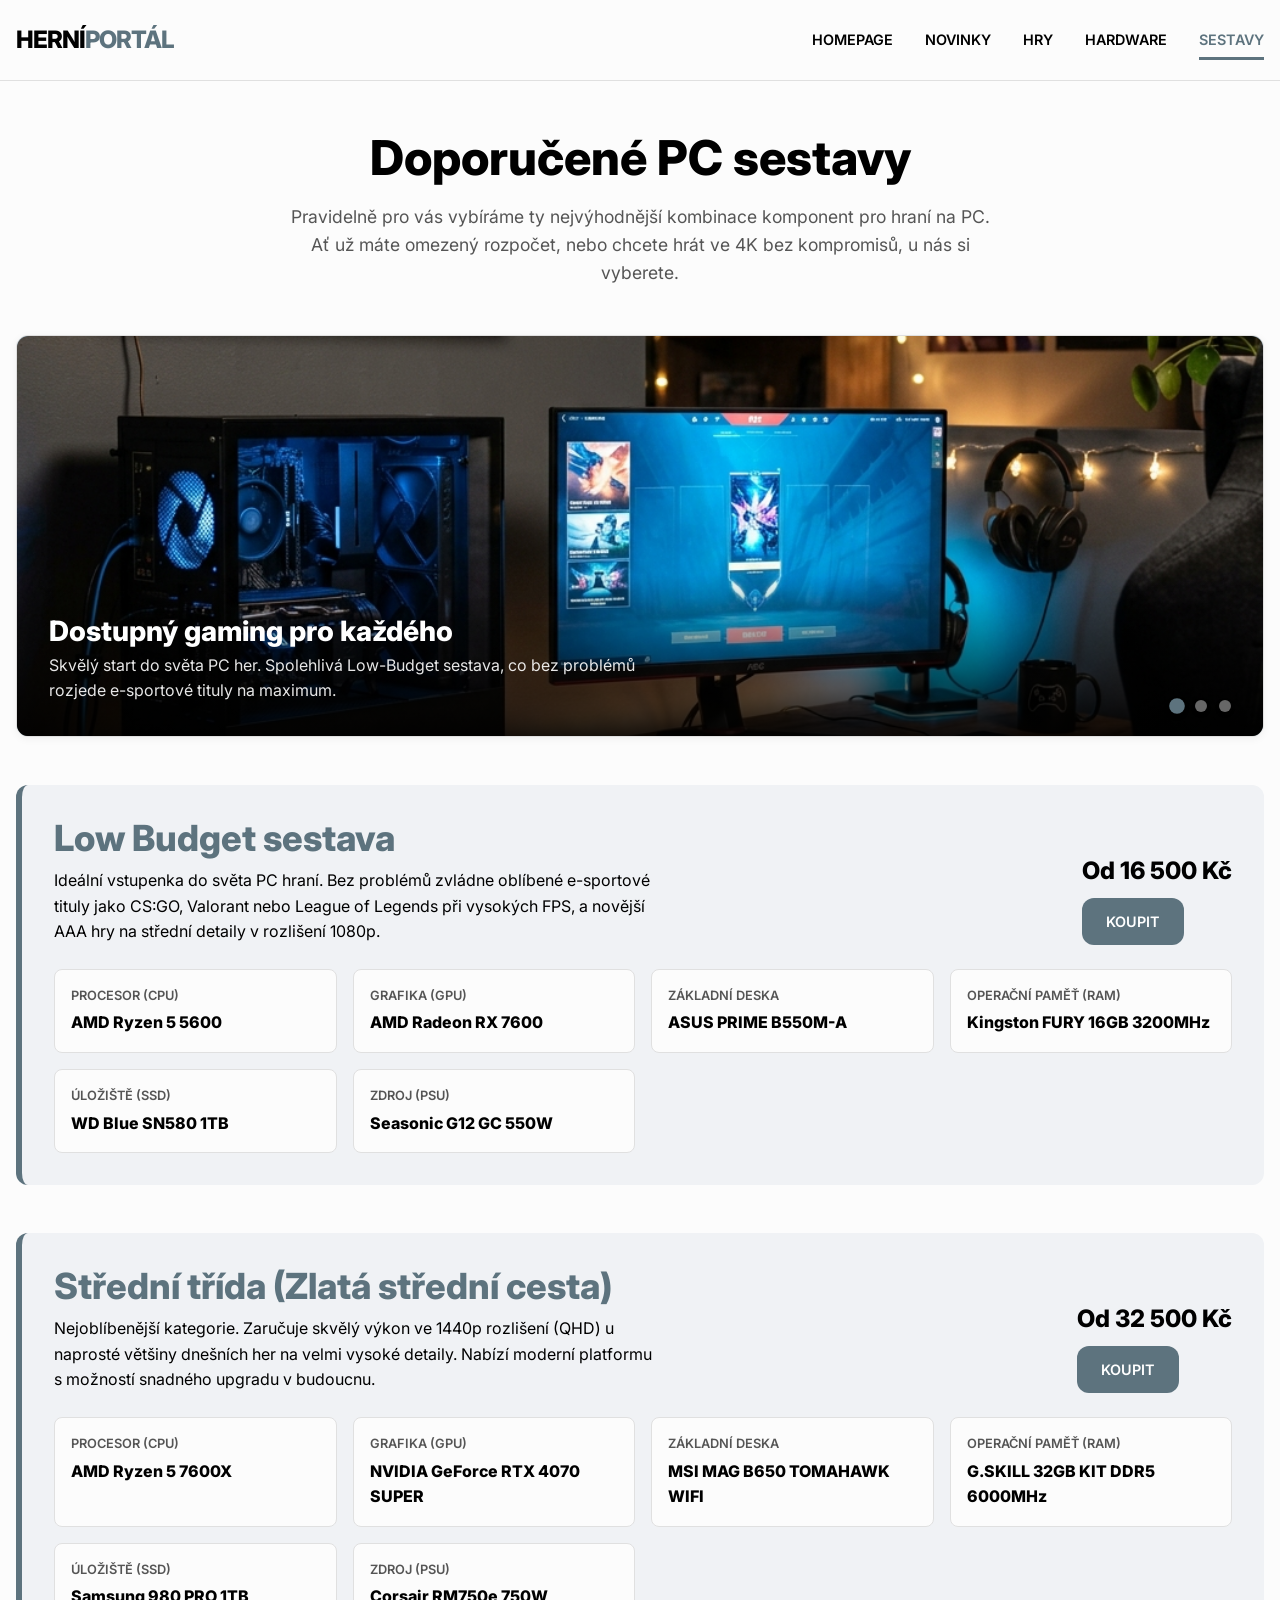
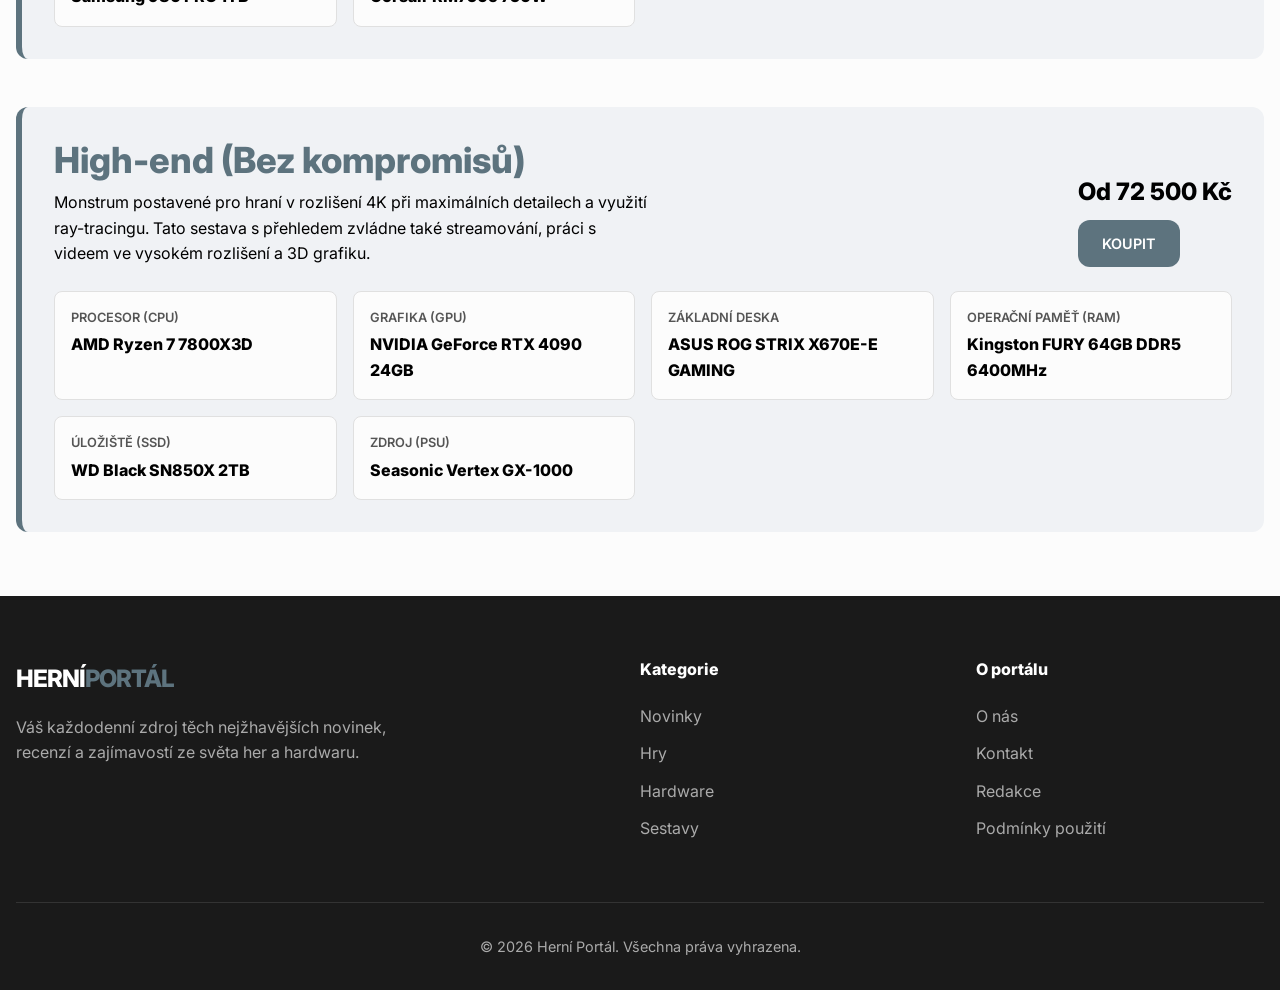
<file: sestavy.html>
<!DOCTYPE html>
<html lang="cs">

<head>
  <meta charset="UTF-8">
  <meta name="viewport" content="width=device-width, initial-scale=1.0">
  <title>Herní sestavy | Herní portál</title>
  <meta name="description"
    content="Doporučené počítačové sestavy pro každou peněženku. Low budget, střední třída i high-end.">
  <link rel="icon" href="data:image/svg+xml,<svg xmlns=%22http://www.w3.org/2000/svg%22 viewBox=%220 0 100 100%22><text y=%22.9em%22 font-size=%2290%22>🎮</text></svg>">
  <link rel="stylesheet" href="style.css">
</head>

<body>

  <!-- Header -->
  <header class="site-header">
    <div class="container nav-container">
      <a href="index.html" class="logo">Herní<span>Portál</span></a>

      <input type="checkbox" id="menu-toggle" class="menu-toggle">
      <label for="menu-toggle" class="menu-icon">&#9776;</label>

      <nav class="nav-links">
        <a href="index.html">Homepage</a>
        <a href="novinky.html">Novinky</a>
        <a href="hry.html">Hry</a>
        <a href="hardware.html">Hardware</a>
        <a href="sestavy.html" class="active">Sestavy</a>
      </nav>
    </div>
  </header>

  <main class="container">

    <div class="header-section">
      <h1 class="title-section">Doporučené PC sestavy</h1>
      <p class="section-description">Pravidelně pro vás
        vybíráme ty nejvýhodnější kombinace komponent pro hraní na PC. Ať už máte omezený rozpočet, nebo chcete hrát ve
        4K bez kompromisů, u nás si vyberete.</p>
    </div>
    <!-- Hlavní kontejner carouselu -->
    <div class="carousel-wrapper" id="sestavyCarousel">
      <!-- Kontejner pro všechny posuvné slidy -->
      <div class="carousel-track">

        <!-- Slide 1 -->
        <div class="carousel-slide">
          <img src="obrazky/pc-low-budget.png" alt="Low Budget PC setup">
          <div class="carousel-overlay">
            <h2 class="carousel-title">Dostupný gaming pro každého</h2>
            <p class="carousel-desc">Skvělý start do světa PC her. Spolehlivá Low-Budget sestava, co bez problémů
              rozjede e-sportové tituly na maximum.</p>
          </div>
        </div>

        <!-- Slide 2 -->
        <div class="carousel-slide">
          <img src="obrazky/pc-mid-range.png" alt="Zlatá střední cesta PC setup">
          <div class="carousel-overlay">
            <h2 class="carousel-title">Zlatá střední cesta pro 1440p</h2>
            <p class="carousel-desc">Ideální poměr ceny a výkonu. Sestava s RTX 4070 SUPER, která plynule zvládne dnešní
              hry na vysoké detaily.</p>
          </div>
        </div>

        <!-- Slide 3 -->
        <div class="carousel-slide">
          <img src="obrazky/pc-high-end.png" alt="High-End PC setup">
          <div class="carousel-overlay">
            <h2 class="carousel-title">High-End Monstrum: RTX 4090</h2>
            <p class="carousel-desc">Zažijte nekompromisní výkon ve 4K rozlišení s ray-tracingem na maximální detaily.
              Pro ty, kteří chtějí jen to nejlepší.</p>
          </div>
        </div>

      </div>

      <!-- Prázdný kontejner pro tečky (vytvoří je JS) -->
      <div class="carousel-pagination"></div>
    </div>



    <!-- Low Budget -->
    <div class="build-tier">
      <div class="build-tier-header">
        <div>
          <h2 class="build-tier-title">Low Budget sestava</h2>
          <p class="build-tier-text">Ideální vstupenka do světa PC hraní. Bez problémů zvládne oblíbené e-sportové
            tituly jako CS:GO, Valorant nebo League of Legends při vysokých FPS, a novější AAA hry na střední detaily v
            rozlišení 1080p.</p>
        </div>
        <div class="build-tier-price-box">
          <div class="build-tier-price">Od 16 500 Kč</div>
          <a href="#" class="btn">Koupit</a>
        </div>

      </div>

      <div class="build-components">
        <div class="component-item">
          <span class="component-type">Procesor (CPU)</span>
          <span class="component-name">AMD Ryzen 5 5600</span>
        </div>
        <div class="component-item">
          <span class="component-type">Grafika (GPU)</span>
          <span class="component-name">AMD Radeon RX 7600</span>
        </div>
        <div class="component-item">
          <span class="component-type">Základní deska</span>
          <span class="component-name">ASUS PRIME B550M-A</span>
        </div>
        <div class="component-item">
          <span class="component-type">Operační paměť (RAM)</span>
          <span class="component-name">Kingston FURY 16GB 3200MHz</span>
        </div>
        <div class="component-item">
          <span class="component-type">Úložiště (SSD)</span>
          <span class="component-name">WD Blue SN580 1TB</span>
        </div>
        <div class="component-item">
          <span class="component-type">Zdroj (PSU)</span>
          <span class="component-name">Seasonic G12 GC 550W</span>
        </div>
      </div>
    </div>

    <!-- Střední třída -->
    <div class="build-tier">
      <div class="build-tier-header">
        <div>
          <h2 class="build-tier-title">Střední třída (Zlatá střední cesta)</h2>
          <p class="build-tier-text">Nejoblíbenější kategorie. Zaručuje skvělý výkon ve 1440p rozlišení (QHD) u
            naprosté většiny dnešních her na velmi vysoké detaily. Nabízí moderní platformu s možností snadného upgradu
            v budoucnu.</p>
        </div>
        <div class="build-tier-price-box">
          <div class="build-tier-price">Od 32 500 Kč</div>
          <a href="#" class="btn">Koupit</a>
        </div>

      </div>

      <div class="build-components">
        <div class="component-item">
          <span class="component-type">Procesor (CPU)</span>
          <span class="component-name">AMD Ryzen 5 7600X</span>
        </div>
        <div class="component-item">
          <span class="component-type">Grafika (GPU)</span>
          <span class="component-name">NVIDIA GeForce RTX 4070 SUPER</span>
        </div>
        <div class="component-item">
          <span class="component-type">Základní deska</span>
          <span class="component-name">MSI MAG B650 TOMAHAWK WIFI</span>
        </div>
        <div class="component-item">
          <span class="component-type">Operační paměť (RAM)</span>
          <span class="component-name">G.SKILL 32GB KIT DDR5 6000MHz</span>
        </div>
        <div class="component-item">
          <span class="component-type">Úložiště (SSD)</span>
          <span class="component-name">Samsung 980 PRO 1TB</span>
        </div>
        <div class="component-item">
          <span class="component-type">Zdroj (PSU)</span>
          <span class="component-name">Corsair RM750e 750W</span>
        </div>
      </div>
    </div>

    <!-- High-end -->
    <div class="build-tier">
      <div class="build-tier-header">
        <div>
          <h2 class="build-tier-title">High-end (Bez kompromisů)</h2>
          <p class="build-tier-text">Monstrum postavené pro hraní v rozlišení 4K při maximálních detailech a využití
            ray-tracingu. Tato sestava s přehledem zvládne také streamování, práci s videem ve vysokém rozlišení a 3D
            grafiku.</p>
        </div>
        <div class="build-tier-price-box">
          <div class="build-tier-price">Od 72 500 Kč</div>
          <a href="#" class="btn">Koupit</a>
        </div>

      </div>

      <div class="build-components">
        <div class="component-item">
          <span class="component-type">Procesor (CPU)</span>
          <span class="component-name">AMD Ryzen 7 7800X3D</span>
        </div>
        <div class="component-item">
          <span class="component-type">Grafika (GPU)</span>
          <span class="component-name">NVIDIA GeForce RTX 4090 24GB</span>
        </div>
        <div class="component-item">
          <span class="component-type">Základní deska</span>
          <span class="component-name">ASUS ROG STRIX X670E-E GAMING</span>
        </div>
        <div class="component-item">
          <span class="component-type">Operační paměť (RAM)</span>
          <span class="component-name">Kingston FURY 64GB DDR5 6400MHz</span>
        </div>
        <div class="component-item">
          <span class="component-type">Úložiště (SSD)</span>
          <span class="component-name">WD Black SN850X 2TB</span>
        </div>
        <div class="component-item">
          <span class="component-type">Zdroj (PSU)</span>
          <span class="component-name">Seasonic Vertex GX-1000</span>
        </div>
      </div>
    </div>

  </main>

  <!-- Footer -->
  <footer class="site-footer">
    <div class="container">
      <div class="footer-grid">
        <div>
          <a href="index.html" class="logo footer-logo">Herní<span>Portál</span></a>
          <p class="footer-desc">Váš každodenní zdroj těch nejžhavějších novinek, recenzí a zajímavostí ze světa her a
            hardwaru.</p>
        </div>
        <div class="footer-links">
          <h4>Kategorie</h4>
          <ul>
            <li><a href="novinky.html">Novinky</a></li>
            <li><a href="hry.html">Hry</a></li>
            <li><a href="hardware.html">Hardware</a></li>
            <li><a href="sestavy.html">Sestavy</a></li>
          </ul>
        </div>
        <div class="footer-links">
          <h4>O portálu</h4>
          <ul>
            <li><a href="#">O nás</a></li>
            <li><a href="#">Kontakt</a></li>
            <li><a href="#">Redakce</a></li>
            <li><a href="#">Podmínky použití</a></li>
          </ul>
        </div>
      </div>
      <div class="footer-bottom">
        &copy; 2026 Herní Portál. Všechna práva vyhrazena.
      </div>
    </div>
  </footer>


  <script src="script.js"></script>
</body>

</html>
</file>
<file: style.css>
@import url('https://fonts.googleapis.com/css2?family=Inter:wght@400;600;800&display=swap');

@layer reset, base, components, utilities;

@layer reset {
  *, *::before, *::after {
    margin: 0;
    padding: 0;
    box-sizing: border-box;
  }
}

@layer base {
  :root {
    --primary: #5D737E;
    --primary-hover: #4a5c65;
    --bg: #FCFCFC;
    --bg-alt: #F0F2F5;
    --text: #000000;
    --text-muted: #555555;
    --border: #E0E0E0;
    --shadow-sm: 0 2px 8px rgba(0, 0, 0, 0.05);
    --shadow-md: 0 8px 24px rgba(0, 0, 0, 0.1);
    --radius: 12px;
    --transition: all 0.3s ease;
  }

  body {
    font-family: 'Inter', sans-serif;
    background-color: var(--bg);
    color: var(--text);
    line-height: 1.6;
    -webkit-font-smoothing: antialiased;
  }

  a {
    text-decoration: none;
    color: inherit;
    transition: var(--transition);
  }

  img {
    display: block;
    margin: 0;
    padding: 0;
    width: 100%;
    height: 100%;
    object-fit: cover;
    border-radius: var(--radius);
  }

  /* Typography */
  h1,
  h2,
  h3,
  h4 {
    font-weight: 800;
    line-height: 1.2;
    margin-bottom: 1rem;
  }

  h1 {
    font-size: 2.25rem;
  }

  h2 {
    font-size: 1.75rem;
  }

  h3 {
    font-size: 1.5rem;
  }

  .section-title {
    border-left: 6px solid var(--primary);
    padding-left: 1rem;
    margin: 3rem 0 2rem;
    text-transform: uppercase;
    letter-spacing: 1px;
  }
}

@layer components {
  /* Layout */
  .container {
    max-width: 1280px;
    margin: 0 auto;
    padding: 0 1rem;
  }

  /* Header & Navigation */
  .site-header {
    background-color: var(--bg);
    border-bottom: 1px solid var(--border);
    position: sticky;
    top: 0;
    z-index: 100;
  }

  .nav-container {
    display: flex;
    justify-content: space-between;
    align-items: center;
    height: 80px;
  }

  .logo {
    font-size: 1.5rem;
    font-weight: 800;
    color: var(--text);
    text-transform: uppercase;
    letter-spacing: -1px;
  }

  .logo span {
    color: var(--primary);
  }

  /* Mobile Nav Base */
  .nav-links {
    display: none;
    flex-direction: column;
    position: absolute;
    top: 80px;
    left: 0;
    width: 100%;
    background-color: var(--bg);
    padding: 1.5rem;
    border-bottom: 1px solid var(--border);
    box-shadow: var(--shadow-md);
    list-style: none;
    gap: 1.5rem;
  }

  .nav-links a {
    font-weight: 600;
    text-transform: uppercase;
    font-size: 0.9rem;
    position: relative;
    padding: 0.5rem 0;
  }

  .nav-links a::after {
    content: '';
    position: absolute;
    bottom: 0;
    left: 0;
    width: 0%;
    height: 3px;
    background-color: var(--primary);
    transition: var(--transition);
  }

  .nav-links a:hover::after,
  .nav-links a.active::after {
    width: 100%;
  }

  .nav-links a:hover,
  .nav-links a.active {
    color: var(--primary);
  }

  .menu-toggle {
    display: none;
  }

  .menu-icon {
    display: block;
    font-size: 1.5rem;
    cursor: pointer;
    padding: 0.5rem;
  }

  .menu-toggle:checked~.nav-links {
    display: flex;
  }

  /* Hero Section */
  .hero {
    margin: 2rem 0;
    display: grid;
    grid-template-columns: 1fr;
    gap: 1.5rem;
  }

  .hero-main {
    position: relative;
    border-radius: var(--radius);
    overflow: hidden;
    min-height: 500px;
    display: flex;
    align-items: flex-end;
  }

  .hero-main img {
    position: absolute;
    top: 0;
    left: 0;
    border-radius: 0;
    z-index: 1;
  }

  .hero-main::after {
    content: '';
    position: absolute;
    top: 0;
    left: 0;
    width: 100%;
    height: 100%;
    background: linear-gradient(to top, rgba(0, 0, 0, 0.9) 0%, rgba(0, 0, 0, 0.2) 100%);
    z-index: 2;
  }

  .hero-content {
    position: relative;
    z-index: 3;
    padding: 3rem;
    color: #fff;
  }

  .hero-content h2 {
    font-size: 2.5rem;
    margin-bottom: 1rem;
    color: #fff;
  }

  .hero-content p {
    font-size: 1.1rem;
    opacity: 0.9;
    max-width: 600px;
  }

  .badge {
    display: inline-block;
    background-color: var(--primary);
    color: #fff;
    padding: 0.25rem 0.75rem;
    border-radius: 4px;
    font-weight: 600;
    font-size: 0.8rem;
    text-transform: uppercase;
    margin-bottom: 1rem;
  }

  .hero-side {
    display: flex;
    flex-direction: column;
    gap: 1.5rem;
  }

  .hero-side-card {
    position: relative;
    flex: 1;
    border-radius: var(--radius);
    overflow: hidden;
    display: flex;
    align-items: flex-end;
  }

  .hero-side-card img {
    position: absolute;
    top: 0;
    left: 0;
    border-radius: 0;
    z-index: 1;
  }

  .hero-side-card::after {
    content: '';
    position: absolute;
    top: 0;
    left: 0;
    width: 100%;
    height: 100%;
    background: linear-gradient(to top, rgba(0, 0, 0, 0.8) 0%, rgba(0, 0, 0, 0) 100%);
    z-index: 2;
  }

  .hero-side-content {
    position: relative;
    z-index: 3;
    padding: 1.5rem;
    color: #fff;
  }

  .hero-side-content h3 {
    font-size: 1.25rem;
    margin-bottom: 0.5rem;
    color: #fff;
  }

  .grid-3 {
    display: grid;
    grid-template-columns: 1fr;
    gap: 2rem;
  }

  .grid-4 {
    display: grid;
    grid-template-columns: 1fr;
    gap: 1.5rem;
  }

  .card {
    background-color: var(--bg);
    border-radius: var(--radius);
    overflow: hidden;
    box-shadow: var(--shadow-sm);
    transition: var(--transition);
    display: flex;
    flex-direction: column;
    border: 1px solid var(--border);
  }

  .card:hover {
    transform: translateY(-5px) scale(1.02);
    box-shadow: var(--shadow-md);
    border-color: var(--primary);
  }

  .card-img-wrap {
    position: relative;
    padding-top: 56.25%;
    overflow: hidden;
  }

  .card-img-wrap img {
    position: absolute;
    top: 0;
    left: 0;
    border-radius: 0;
    transition: transform 0.5s ease;
  }

  .card:hover .card-img-wrap img {
    transform: scale(1.05);
  }

  .card-content {
    padding: 1.5rem;
    flex-grow: 1;
    display: flex;
    flex-direction: column;
  }

  .card-meta {
    font-size: 0.8rem;
    color: var(--text-muted);
    margin-bottom: 0.5rem;
    font-weight: 600;
    text-transform: uppercase;
  }

  .card-title {
    font-size: 1.25rem;
    margin-bottom: 1rem;
  }

  .card-title a {
    color: var(--text);
  }

  .card-title a:hover {
    color: var(--primary);
  }

  .card-excerpt {
    color: var(--text-muted);
    font-size: 0.95rem;
    margin-bottom: 1.5rem;
    flex-grow: 1;
  }

  .list-card {
    display: grid;
    grid-template-columns: 1fr;
    gap: 1.5rem;
    background-color: var(--bg);
    border-radius: var(--radius);
    overflow: hidden;
    box-shadow: var(--shadow-sm);
    transition: var(--transition);
    border: 1px solid var(--border);
    margin-bottom: 1.5rem;
  }

  .list-card:hover {
    transform: scale(1.02);
    box-shadow: var(--shadow-md);
    border-color: var(--primary);
  }

  .list-card .card-img-wrap {
    padding-top: 0;
    height: 100%;
    min-height: 250px;
  }

  /* Builds (Sestavy) */
  .build-tier {
    margin-bottom: 3rem;
    background: var(--bg-alt);
    padding: 2rem;
    border-radius: var(--radius);
    border-left: 6px solid var(--primary);
  }

  .build-components {
    display: grid;
    grid-template-columns: repeat(auto-fit, minmax(250px, 1fr));
    gap: 1rem;
    margin-top: 1.5rem;
  }

  .component-item {
    background: var(--bg);
    padding: 1rem;
    border-radius: 8px;
    border: 1px solid var(--border);
    display: flex;
    flex-direction: column;
  }

  .component-type {
    font-size: 0.8rem;
    color: var(--text-muted);
    text-transform: uppercase;
    font-weight: 600;
  }

  .component-name {
    font-weight: 800;
    margin-top: 0.25rem;
  }

  .btn {
    display: inline-block;
    background-color: var(--primary);
    color: #fff;
    padding: 0.75rem 1.5rem;
    border-radius: var(--radius);
    font-weight: 600;
    text-transform: uppercase;
    font-size: 0.9rem;
    border: none;
    cursor: pointer;
  }

  .btn:hover {
    background-color: var(--primary-hover);
  }

  /* Footer */
  .site-footer {
    background-color: #1a1a1a;
    color: #fff;
    padding: 4rem 0 2rem;
    margin-top: 4rem;
  }

  .footer-grid {
    display: grid;
    grid-template-columns: 1fr;
    gap: 3rem;
    margin-bottom: 3rem;
  }

  .footer-logo {
    color: #fff;
  }

  .footer-logo span {
    color: var(--primary);
  }

  .footer-desc {
    color: #aaa;
    margin-top: 1rem;
    max-width: 400px;
  }

  .footer-links h4 {
    color: #fff;
    margin-bottom: 1.5rem;
  }

  .footer-links ul {
    list-style: none;
  }

  .footer-links li {
    margin-bottom: 0.75rem;
  }

  .footer-links a {
    color: #aaa;
  }

  .footer-links a:hover {
    color: var(--primary);
  }

  .footer-bottom {
    border-top: 1px solid #333;
    padding-top: 2rem;
    text-align: center;
    color: #aaa;
    font-size: 0.9rem;
  }

  @media (min-width: 769px) {
    h1 {
      font-size: 3rem;
    }

    h2 {
      font-size: 2.25rem;
    }

    .menu-icon {
      display: none;
    }

    .nav-links {
      display: flex;
      flex-direction: row;
      position: static;
      top: auto;
      left: auto;
      width: auto;
      background-color: transparent;
      padding: 0;
      border-bottom: none;
      box-shadow: none;
      gap: 2rem;
    }

    .hero-side {
      flex-direction: row;
    }

    .grid-3 {
      grid-template-columns: repeat(3, 1fr);
    }

    .grid-4 {
      grid-template-columns: repeat(2, 1fr);
    }

    .list-card {
      grid-template-columns: 300px 1fr;
    }

    .list-card .card-img-wrap {
      min-height: 200px;
    }

    .footer-grid {
      grid-template-columns: 2fr 1fr 1fr;
    }
  }

  @media (min-width: 1025px) {
    .hero {
      grid-template-columns: 2fr 1fr;
    }

    .hero-side {
      flex-direction: column;
    }

    .grid-4 {
      grid-template-columns: repeat(4, 1fr);
    }
  }
}

@layer utilities {
.news-layout,
.games-layout {
  display: grid;
  grid-template-columns: 1fr;
  gap: 2rem;
}

.games-layout {
  margin-top: 3rem;
}


@media (min-width: 769px) {
  .news-layout {
    grid-template-columns: 1fr;
  }

  .games-layout {
    grid-template-columns: 1fr 1fr;
  }
}

.header-section {
  text-align: center;
  margin: 3rem 0;
}

.section-title {
  font-size: 3rem;
  margin-bottom: 2rem;
}

.section-description {
  font-size: 1.1rem;
  color: var(--text-muted);
  max-width: 700px;
  margin: 0 auto;
}

.build-tier-header {
  display: flex;
  justify-content: space-between;
  align-items: flex-end;
  flex-wrap: wrap;
  gap: 1rem;
}

.build-tier-title {
  margin-bottom: 0.5rem;
  color: var(--primary);
}

.build-tier-text {
  max-width: 600px;
}

.build-tier-price-box {
  display: flex;
  flex-direction: column;
  align-items: flex-start;
  gap: 0.5rem;
}

.build-tier-price {
  font-size: 1.5rem;
  font-weight: 800;
}

.hodnoceni {
  position: absolute;
  top: 1rem;
  right: 1rem;
  background: var(--primary);
  color: white;
  padding: 0.5rem;
  font-weight: 800;
  border-radius: 50%;
  width: 45px;
  height: 45px;
  display: flex;
  align-items: center;
  justify-content: center;
  z-index: 10;
}



.section-title-top {
  border-left: 6px solid var(--primary);
  padding-left: 1rem;
  margin: 3rem 0 2rem;
  text-transform: uppercase;
  letter-spacing: 1px;
  font-size: 3rem;
}

.update-list {
  list-style: none;
  display: flex;
  flex-direction: column;
  gap: 1rem;
}

.update-card {
  background: var(--bg);
  padding: 1.5rem;
  border-radius: var(--radius);
  border: 1px solid var(--border);
  
}

.update-date {
  color: var(--primary);
  font-weight: bold;
  font-size: 0.8rem;
  margin-bottom: 0.5rem;
}

.update-title {
  margin-bottom: 0.5rem;
}

.update-text {
  font-size: 0.9rem;
  color: var(--text-muted);
}

.trends-box {
  background: var(--bg-alt);
  padding: 0.5rem;
  border-radius: var(--radius);
}

.trends-text {
  margin-bottom: 1.5rem;
  line-height: 1.8;
}

.tags-container {
  display: flex;
  gap: 0.5rem;
  flex-wrap: wrap;
}

.trend-tag {
  background: var(--bg);
  padding: 0.5rem 1rem;
  border-radius: 20px;
  font-size: 0.85rem;
  border: 1px solid var(--border);
}

.grid-hardware {
  display: grid;
  grid-template-columns: 1fr;
  gap: 3rem;
  margin-top: 3rem;
}


.carousel-wrapper {
  position: relative;
  width: 100%;
  overflow: hidden;
  border-radius: var(--radius);
  box-shadow: var(--shadow-sm);
  background-color: var(--bg-alt);
  margin-bottom: 2rem;
  border: 1px solid var(--border);
}

.carousel-track {
  display: flex;
  transition: transform 0.5s ease-in-out;
}

.carousel-slide {
  position: relative;
  min-height: 250px;
  display: flex;
  align-items: flex-end;
  background-color: var(--primary);
}

.carousel-slide img {
  position: absolute;
  top: 0;
  left: 0;
  width: 100%;
  height: 100%;
  object-fit: cover;
  z-index: 1;
}

.carousel-overlay {
  position: relative;
  z-index: 2;
  width: 100%;
  padding: 1.5rem 1rem 2rem;
  background: linear-gradient(to top, rgba(0, 0, 0, 0.9) 0%, rgba(0, 0, 0, 0) 100%);
  color: #fff;
}

.carousel-title {
  color: #fff;
  font-size: 1.25rem;
  margin-bottom: 0.25rem;
}

.carousel-desc {
  font-size: 0.85rem;
  opacity: 0.9;
  max-width: 600px;
}


.carousel-pagination {
  position: absolute;
  bottom: 1rem;
  left: 0;
  width: 100%;
  display: flex;
  justify-content: center;
  gap: 0.5rem;
  z-index: 3;
}

.carousel-dot {
  width: 10px;
  height: 10px;
  border-radius: 50%;
  background-color: rgba(255, 255, 255, 0.4);
  cursor: pointer;
  transition: var(--transition);
  box-shadow: 0 2px 4px rgba(0, 0, 0, 0.2);
}

.carousel-dot:hover {
  background-color: rgba(255, 255, 255, 0.8);
}


.carousel-dot.active {
  background-color: var(--primary);
  transform: scale(1.3);
}


@media (min-width: 769px) {
  .carousel-wrapper {
    margin-bottom: 3rem;
  }

  .carousel-slide {
    min-height: 400px;

  }

  .carousel-overlay {
    padding: 2.5rem 2rem 2rem;
  }

  .carousel-title {
    font-size: 1.75rem;
  }

  .carousel-desc {
    font-size: 1rem;
  }

  .carousel-pagination {
    bottom: 1.5rem;
    right: 2rem;
    left: auto;
    width: auto;
    gap: 0.75rem;
  }

  .carousel-dot {
    width: 12px;
    height: 12px;
  }
}
}
</file>
